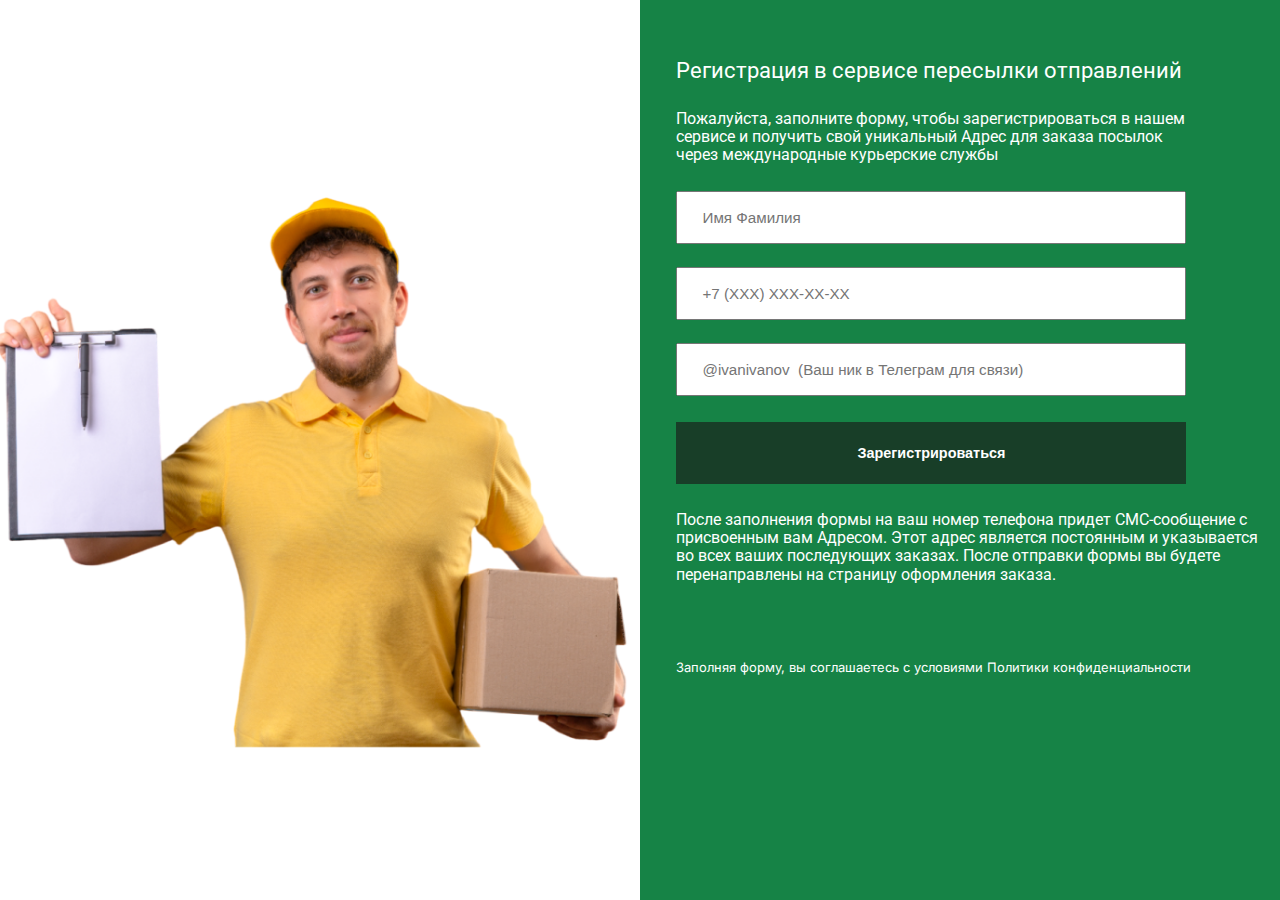
<file: index.html>
<!DOCTYPE html>
<html lang="en">

<head>
    <meta charset="UTF-8">
    <meta http-equiv="X-UA-Compatible" content="IE=edge">
    <meta name="viewport" content="width=device-width, initial-scale=1.0">
    <title>Document</title>
    <link rel="stylesheet" href="styles.css">
</head>

<body>
    <main>
        <figure class="container registration">
            <figure class="leftContent">
            </figure>
            <figure class="rightContent">
                <figure class="container">
                    <figure class="cover">
                        <h3>Регистрация в сервисе пересылки отправлений</h3>
                        <p class="text">Пожалуйста, заполните форму, чтобы зарегистрироваться в нашем сервисе и получить
                            свой уникальный
                            Адрес
                            для
                            заказа посылок через международные курьерские службы</p>
                        <form action="#">
                            <input type="text" placeholder="Имя Фамилия" required>
                            <input type="tel" placeholder="+7 (ХХХ) ХХХ-ХХ-ХХ" required>
                            <input type="text" placeholder="@ivanivanov  (Ваш ник в Телеграм для связи)" required>
                            <button>
                                <p>Зарегистрироваться</p>
                            </button>
                        </form>
                        <p class="text bottom">После заполнения формы на ваш номер телефона придет СМС-сообщение с
                            присвоенным вам
                            Адресом. Этот
                            адрес
                            является постоянным и указывается во всех ваших последующих заказах. После отправки формы вы
                            будете
                            перенаправлены на страницу оформления заказа.</p>
                    </figure>
                    <p class="bottom-text">Заполняя форму, вы соглашаетесь с условиями Политики конфиденциальности</p>
                </figure>
            </figure>
        </figure>
    </main>
</body>

</html>
</file>
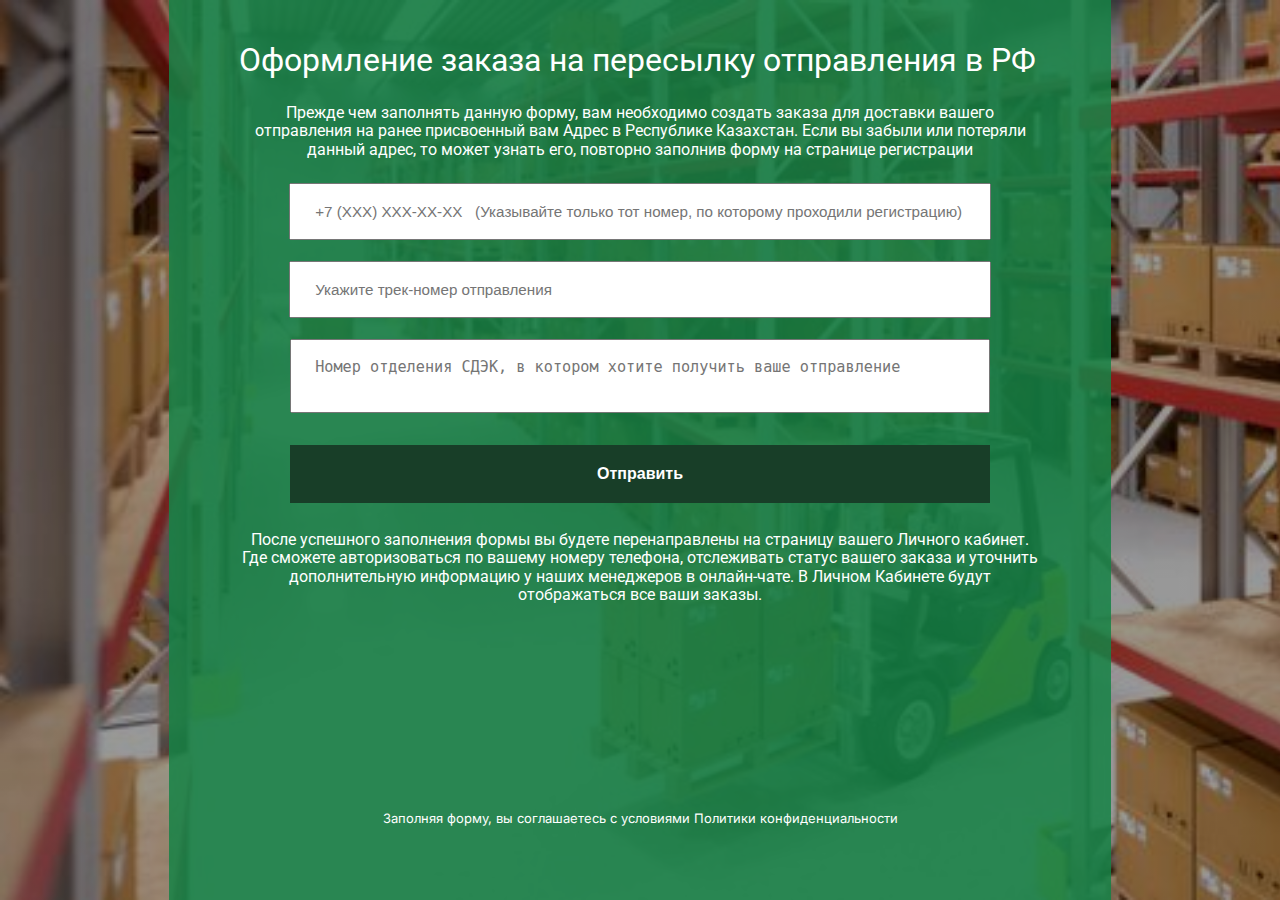
<file: 2page.html>
<!DOCTYPE html>
<html lang="en">

<head>
    <meta charset="UTF-8">
    <meta http-equiv="X-UA-Compatible" content="IE=edge">
    <meta name="viewport" content="width=device-width, initial-scale=1.0">
    <title>Document</title>
    <link rel="stylesheet" href="styles.css">
</head>

<body>
    <main class="order">
        <figure class="container">
            <figure class="content">
                <h3>Оформление заказа на пересылку отправления в РФ</h3>
                <p class="text">Прежде чем заполнять данную форму, вам необходимо создать заказа для доставки вашего
                    отправления на
                    ранее присвоенный вам Адрес в Республике Казахстан. Если вы забыли или потеряли данный адрес, то
                    может узнать его, повторно заполнив форму на странице регистрации</p>
                <form action="#">
                    <input  class="input" id="changingValue" type="tel" required
                        placeholder="+7 (ХХХ) ХХХ-ХХ-ХХ   (Указывайте только тот номер, по которому проходили регистрацию)">
                    <p class="input-value none">(Указывайте только тот номер, по которому проходили регистрацию)</p>
                    <input  class="input"type="text" required placeholder="Укажите трек-номер отправления">
                    <textarea  class="input"id="changingValue2" type="text" required
                        placeholder="Номер отделения СДЭК, в котором хотите получить ваше отправление"></textarea>
                    <button>
                        <p>Отправить</p>
                    </button>
                </form>
                <p class="text bottom">После успешного заполнения формы вы будете перенаправлены на страницу вашего Личного
                    кабинет. Где
                    сможете авторизоваться по вашему номеру телефона, отслеживать статус вашего заказа и уточнить
                    дополнительную информацию у наших менеджеров в онлайн-чате. В Личном Кабинете будут отображаться все
                    ваши заказы.</p>
            </figure>
            <p class="bottom-text bottom-text-page2">Заполняя форму, вы соглашаетесь с условиями Политики
                конфиденциальности</p>
        </figure>
    </main>
    <script src="index.js"></script>
</body>

</html>
</file>
<file: styles.css>
@import url("https://fonts.googleapis.com/css2?family=Inter&family=Roboto:wght@400;700&display=swap");
* {
  margin: 0;
  padding: 0;
}

main {
  font-family: 'Roboto';
  line-height: 100%;
}

main .registration {
  display: -ms-grid;
  display: grid;
  -ms-grid-columns: 1fr 1fr;
      grid-template-columns: 1fr 1fr;
}

main .leftContent {
  min-height: 100vh;
  background: url(/assets/manPhoto.png) 100% 0 no-repeat;
}

main .leftContent img {
  width: 75%;
  height: auto;
}

main .rightContent {
  min-height: 100vh;
  background: #168346;
}

main .rightContent h3 {
  margin-top: 15%;
  line-height: 100%;
  font-size: 1.5rem;
  font-style: normal;
  font-weight: 400;
  color: #FFFFFF;
}

main .rightContent .container {
  max-width: 61%;
  margin-left: 5.7%;
  display: -webkit-box;
  display: -ms-flexbox;
  display: flex;
  -webkit-box-orient: vertical;
  -webkit-box-direction: normal;
      -ms-flex-direction: column;
          flex-direction: column;
}

main .rightContent .text {
  margin-top: 5.5%;
  max-width: 77%;
  line-height: 114%;
  font-style: normal;
  font-weight: 400;
  font-size: 1rem;
  color: #FFFFFF;
}

main .rightContent form {
  margin-top: 3.5%;
  display: -webkit-box;
  display: -ms-flexbox;
  display: flex;
  -webkit-box-orient: vertical;
  -webkit-box-direction: normal;
      -ms-flex-direction: column;
          flex-direction: column;
  width: 88%;
}

main .rightContent form input {
  padding-top: 18px;
  padding-left: 24px;
  padding-bottom: 18px;
  font-style: normal;
  font-weight: 400;
  font-size: 0.95rem;
  color: #666666;
}

main .rightContent form input:not(:first-child) {
  margin-top: 3%;
}

main .rightContent form button {
  border: none;
  padding: 5% 34%;
  margin-top: 4%;
  background: #183E28;
  color: #FFFFFF;
  cursor: pointer;
  font-style: normal;
  font-weight: 700;
  font-size: 0.9rem;
}

main .rightContent .bottom {
  max-width: 97%;
  margin-top: 3%;
}

main .bottom-text {
  margin-top: 24.5%;
  margin-bottom: 5%;
  font-family: 'Inter';
  font-style: normal;
  font-weight: 400;
  font-size: 0.81rem;
  color: #FFFFFF;
}

.order {
  height: 100vh;
  background: -webkit-gradient(linear, left bottom, left top, from(rgba(0, 0, 0, 0.4)), to(rgba(0, 0, 0, 0.4))), url(/assets/background.png) no-repeat;
  background: linear-gradient(0deg, rgba(0, 0, 0, 0.4), rgba(0, 0, 0, 0.4)), url(/assets/background.png) no-repeat;
  background-size: cover;
}

.order .container {
  height: 100vh;
  max-width: 942px;
  margin: 0 auto;
  background: rgba(21, 131, 69, 0.85);
  display: -ms-grid;
  display: grid;
  -ms-grid-rows: 1fr 10%;
      grid-template-rows: 1fr 10%;
}

.order .container .content {
  max-width: 802px;
  margin: 0 auto;
}

.order .container .content h3 {
  line-height: 100%;
  padding-top: 8.5%;
  color: #FFFFFF;
  font-weight: 400;
  font-size: 2rem;
}

.order .container .content .text {
  text-align: center;
  margin-top: 4.5%;
  line-height: 114%;
  font-style: normal;
  font-weight: 400;
  font-size: 1rem;
  color: #FFFFFF;
}

.order .container .content form {
  margin-top: 3%;
  display: -webkit-box;
  display: -ms-flexbox;
  display: flex;
  -webkit-box-orient: vertical;
  -webkit-box-direction: normal;
      -ms-flex-direction: column;
          flex-direction: column;
  -webkit-box-align: center;
      -ms-flex-align: center;
          align-items: center;
}

.order .container .content form .input {
  width: 84%;
  padding-top: 18px;
  padding-bottom: 18px;
  padding-left: 24px;
  font-style: normal;
  font-weight: 400;
  font-size: 0.95rem;
  color: #666666;
}

.order .container .content form .input:not(:first-child) {
  margin-top: 2.6%;
}

.order .container .content form textarea {
  resize: none;
}

.order .container .content form button {
  cursor: pointer;
  margin-top: 4%;
  padding: 2.5% 38.3%;
  font-weight: 700;
  background: #183E28;
  border: none;
  line-height: 114%;
  font-style: normal;
  font-weight: 700;
  font-size: 1rem;
  color: #FFFFFF;
}

.order .container .bottom-text-page2 {
  margin-top: 0;
  text-align: center;
}

.none {
  display: none;
}

.input-value {
  max-width: 72%;
  margin-left: 5%;
  margin-top: 8px;
  font-family: 'Roboto';
  font-style: normal;
  font-weight: 400;
  font-size: 12px;
  line-height: 14px;
  color: #000000;
  opacity: 0.6;
}

@media (max-width: 1400px) {
  main .leftContent {
    background: url(/assets/manPhoto.png) 62% 17% no-repeat;
    background-size: 104%;
  }
  main .rightContent .container {
    max-width: 100%;
  }
  main .rightContent h3 {
    margin-top: 10%;
    font-size: 1.38rem;
  }
  main .rightContent .text {
    margin-top: 4.5%;
    max-width: 85%;
  }
  main .rightContent form {
    margin-top: 4.5%;
    width: 84.5%;
  }
  main .rightContent form input {
    padding-top: 16px;
    padding-bottom: 16px;
  }
  main .rightContent form input:not(:first-child) {
    margin-top: 4.5%;
  }
  main .rightContent form button {
    padding: 4.5% 34%;
    margin-top: 5%;
  }
  main .rightContent .bottom {
    max-width: 97%;
  }
  main .bottom-text {
    margin-top: 12.5%;
  }
  .order .container .content h3 {
    padding-top: 5.5%;
  }
  .order .container .content .text {
    margin-top: 3.5%;
  }
}

@media (max-width: 820px) {
  main .registration {
    -ms-grid-columns: 1fr;
        grid-template-columns: 1fr;
    -ms-grid-rows: 24.5vh calc(100vh - 24.5vh);
        grid-template-rows: 24.5vh calc(100vh - 24.5vh);
  }
  main .leftContent {
    background: url(/assets/manPhoto.png) 50% 100% no-repeat;
    min-height: auto;
    background-size: 31%;
  }
  main .rightContent {
    min-height: auto;
  }
  main .rightContent h3 {
    margin-top: 6.5%;
  }
  main .rightContent .text {
    margin-top: 2.5%;
    max-width: 65%;
    font-size: 0.93rem;
  }
  main .rightContent .container {
    margin: 0 auto;
    display: -ms-grid;
    display: grid;
    -ms-grid-rows: 1fr 5%;
        grid-template-rows: 1fr 5%;
  }
  main .rightContent .cover {
    text-align: center;
    display: -webkit-box;
    display: -ms-flexbox;
    display: flex;
    -webkit-box-orient: vertical;
    -webkit-box-direction: normal;
        -ms-flex-direction: column;
            flex-direction: column;
    -webkit-box-align: center;
        -ms-flex-align: center;
            align-items: center;
    -webkit-box-pack: center;
        -ms-flex-pack: center;
            justify-content: center;
    padding-bottom: 11%;
  }
  main .rightContent form {
    margin-top: 2%;
    width: 58.5%;
  }
  main .rightContent form input {
    font-size: 0.875rem;
  }
  main .rightContent form input:not(:first-child) {
    margin-top: 3%;
  }
  main .rightContent form button {
    margin-top: 2%;
  }
  main .rightContent .bottom {
    margin-top: 3%;
    max-width: 70%;
    font-size: 1rem;
  }
  main .bottom-text {
    text-align: center;
    margin: 0 auto;
  }
  .order .container .content {
    max-width: 653px;
  }
  .order .container .content h3 {
    line-height: 2.37rem;
    text-align: center;
    padding-top: 5%;
  }
  .order .container .content .text {
    margin-top: 4%;
  }
  .order .container .content form {
    margin-top: 3.5%;
  }
  .order .container .content form .input {
    width: 87%;
  }
  .order .container .content form .input:not(:first-child) {
    margin-top: 3.5%;
  }
  .order .container .content form button {
    padding: 2.5% 39%;
  }
}

@media (max-width: 813px) and (orientation: landscape), (max-width: 500px) {
  main .rightContent .cover {
    padding-bottom: 3%;
  }
  .order .container {
    max-width: 580px;
  }
  .order .container .content {
    max-width: 469px;
  }
  .order .container .content h3 {
    text-align: center;
    padding-top: 7%;
    margin: 0 auto;
    max-width: 76%;
    font-size: 1.375rem;
    line-height: 1.625rem;
  }
  .order .container .content .text {
    text-align: center;
    margin-top: 3%;
    font-size: 0.93rem;
    line-height: 1.125rem;
  }
  .order .container .content form .input {
    width: 61%;
    font-size: 0.75rem;
    line-height: 0.875rem;
    padding-top: 21px;
    padding-bottom: 20px;
  }
  .order .container .content form button {
    padding: 5.5% 24.5%;
    font-size: 16px;
    line-height: 19px;
  }
  .order .container .content .bottom-text-page2 {
    margin-bottom: 0;
  }
}

@media (max-width: 700px) {
  main .leftContent {
    background-size: 37%;
  }
  main .rightContent form button {
    padding: 4.5% 27%;
  }
}

@media (max-width: 425px) {
  main .registration {
    -ms-grid-rows: 22vh calc(100vh - 22vh);
        grid-template-rows: 22vh calc(100vh - 22vh);
  }
  main .leftContent {
    background-size: 56%;
  }
  main .rightContent .cover {
    margin: 0 auto;
    padding-bottom: 22%;
  }
  main .rightContent h3 {
    margin-top: 8.5%;
    font-size: 1.27rem;
    max-width: 88%;
  }
  main .rightContent .text {
    margin-top: 5%;
    max-width: 95%;
    font-size: 0.95rem;
  }
  main .rightContent form {
    margin-top: 5%;
    width: 84.5%;
  }
  main .rightContent form input {
    font-size: 0.9rem;
  }
  main .rightContent form input:not(:first-child) {
    margin-top: 4%;
  }
  main .rightContent form button {
    margin-top: 6%;
    padding: 6% 25%;
    font-size: 0.95rem;
  }
  main .rightContent .bottom {
    font-size: 0.94rem;
    margin-top: 4%;
    max-width: 89%;
    line-height: 1.125rem;
  }
  main .bottom-text {
    text-align: center;
    max-width: 75%;
    font-size: 0.75rem;
  }
  .input-value {
    max-width: 83%;
  }
  .order .container {
    -ms-grid-rows: 1fr 5%;
        grid-template-rows: 1fr 5%;
  }
  .order .container .content h3 {
    max-width: 82%;
    padding-top: 9%;
  }
  .order .container .content .bottom {
    padding-top: 3%;
    margin: 0 auto;
    max-width: 85%;
  }
  .order .container .content form {
    margin-top: 9.5%;
  }
  .order .container .content form .input {
    width: 77%;
  }
  .order .container .content form button {
    margin-top: 3%;
    padding: 6.5% 30.5%;
  }
  .order .container .bottom-text-page2 {
    margin: 0 auto;
  }
}

@media (max-width: 320px) {
  main .rightContent .cover {
    padding-bottom: 7%;
  }
}
/*# sourceMappingURL=styles.css.map */
</file>
